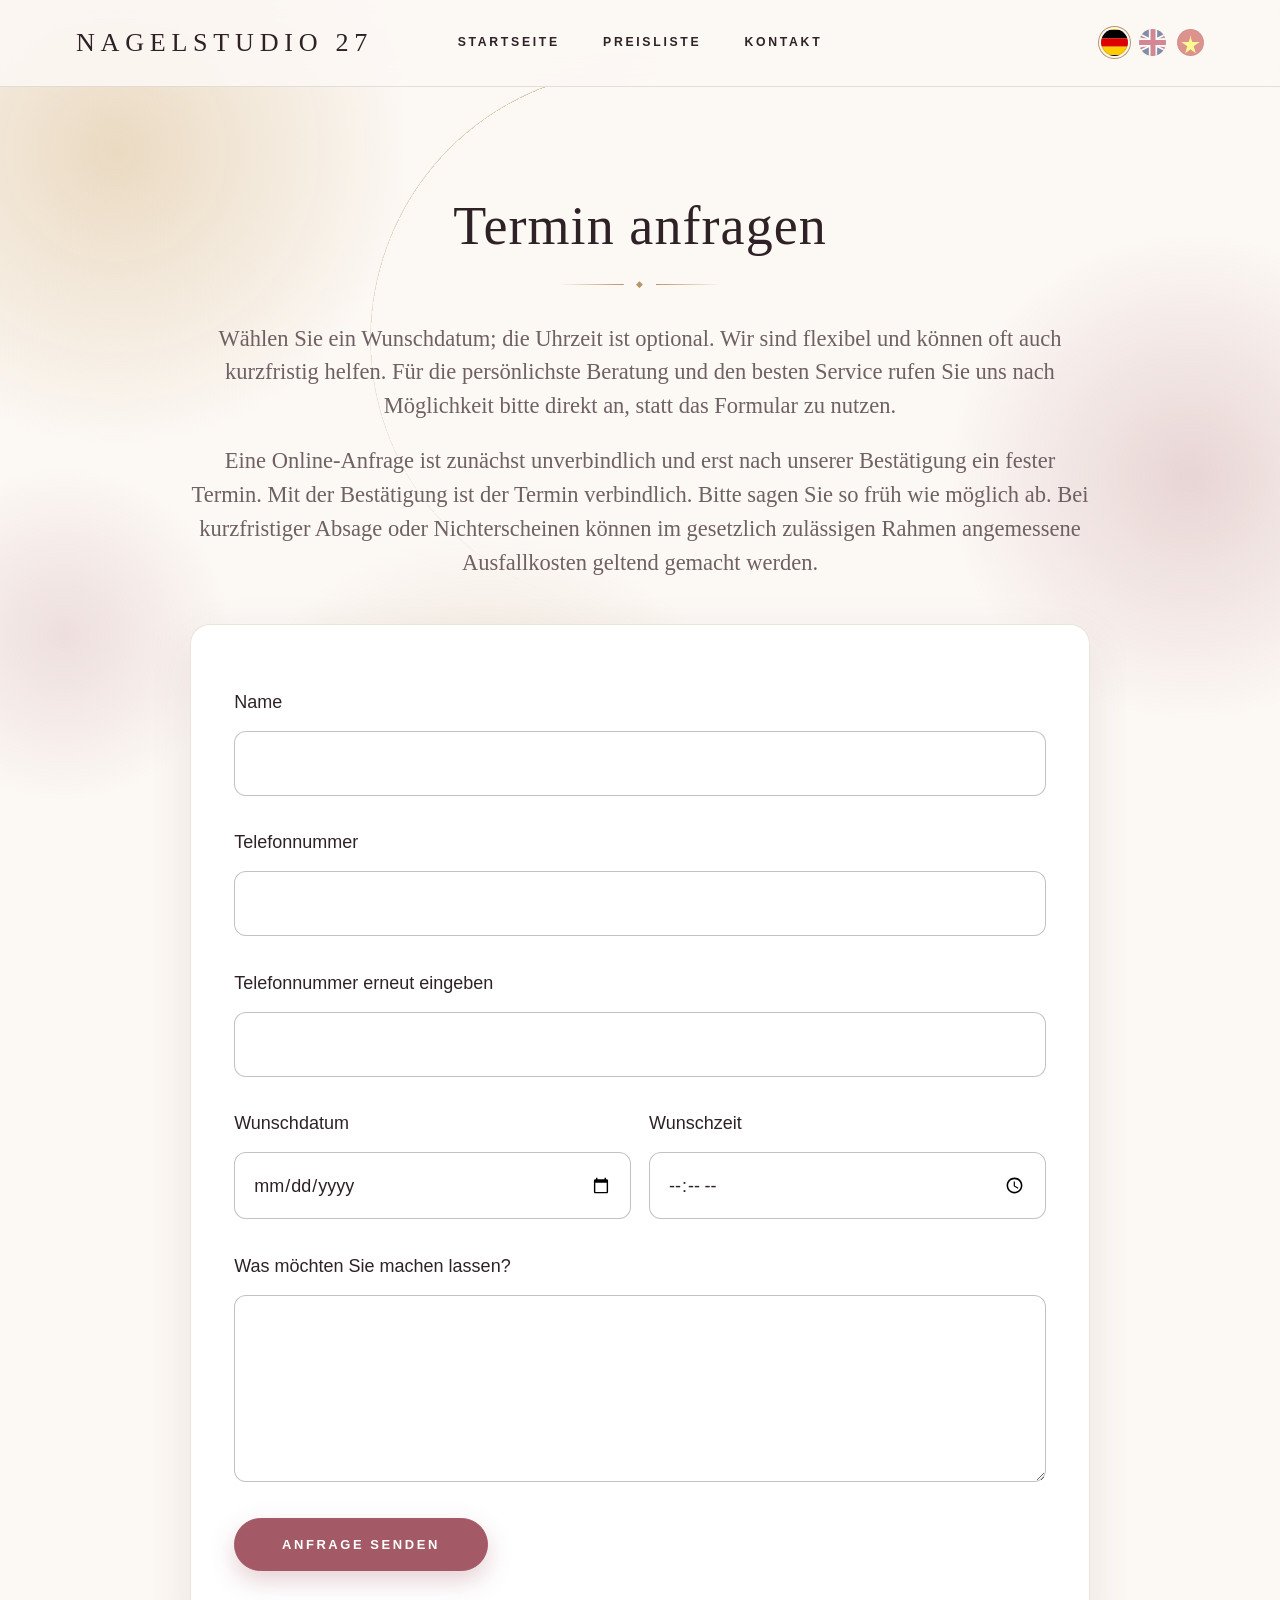
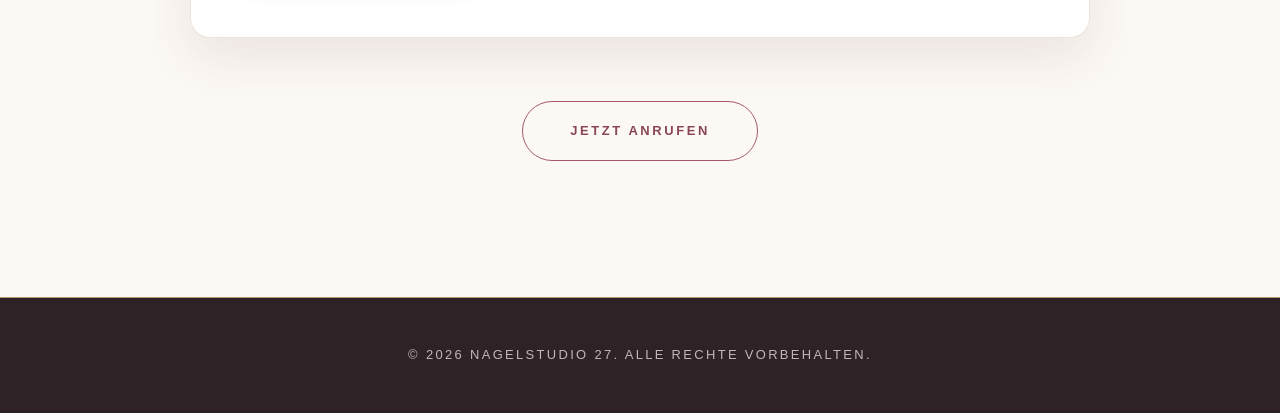
<file: src/pages/booking.html>
<!DOCTYPE html>
<html lang="de">
  <head>
    <meta charset="utf-8" />
    <meta name="viewport" content="width=device-width, initial-scale=1" />
    <title>Nagelstudio 27 – Termin</title>
    <link rel="stylesheet" href="../styles/main.css" />
    <script type="module" src="../scripts/booking.js"></script>
  </head>
  <body data-page="booking" data-root="../../">
    <header id="site-header"></header>
    <main class="page page-booking">
        <h1 class="page-title" data-i18n="booking.title"></h1>
        <p class="hint" data-i18n="booking.intro"></p>
        <p class="hint" data-i18n="booking.terms"></p>

        <form id="booking-form" class="form">
          <label for="name" data-i18n="booking.name"></label>
          <input id="name" name="name" type="text" autocomplete="name" required />

          <label for="phone" data-i18n="booking.phone"></label>
          <input id="phone" name="phone" type="tel" autocomplete="tel" required />

          <label for="phone-confirmation" data-i18n="booking.phoneConfirm"></label>
          <input id="phone-confirmation" name="phoneConfirmation" type="tel" autocomplete="tel" required />

          <div class="booking-datetime">
            <div class="booking-field">
              <label for="appointment-date" data-i18n="booking.date"></label>
              <input id="appointment-date" name="appointmentDate" type="date" required />
            </div>
            <div class="booking-field">
              <label for="appointment-time" data-i18n="booking.time"></label>
              <input id="appointment-time" name="appointmentTime" type="time" lang="de" />
            </div>
          </div>

          <label for="request" data-i18n="booking.request"></label>
          <textarea id="request" name="request" rows="5" required></textarea>

          <div class="booking-honeypot" aria-hidden="true">
            <label for="website">Website</label>
            <input id="website" name="website" type="text" tabindex="-1" autocomplete="off" />
          </div>

          <button class="btn" type="submit" data-i18n="booking.submit"></button>
          <p id="booking-status" role="status"></p>
        </form>

        <p class="page-cta">
          <a class="btn btn-outline" data-shop-call href="#" data-i18n="action.call"></a>
        </p>
    </main>
    <footer id="site-footer"></footer>
  </body>
</html>
</file>
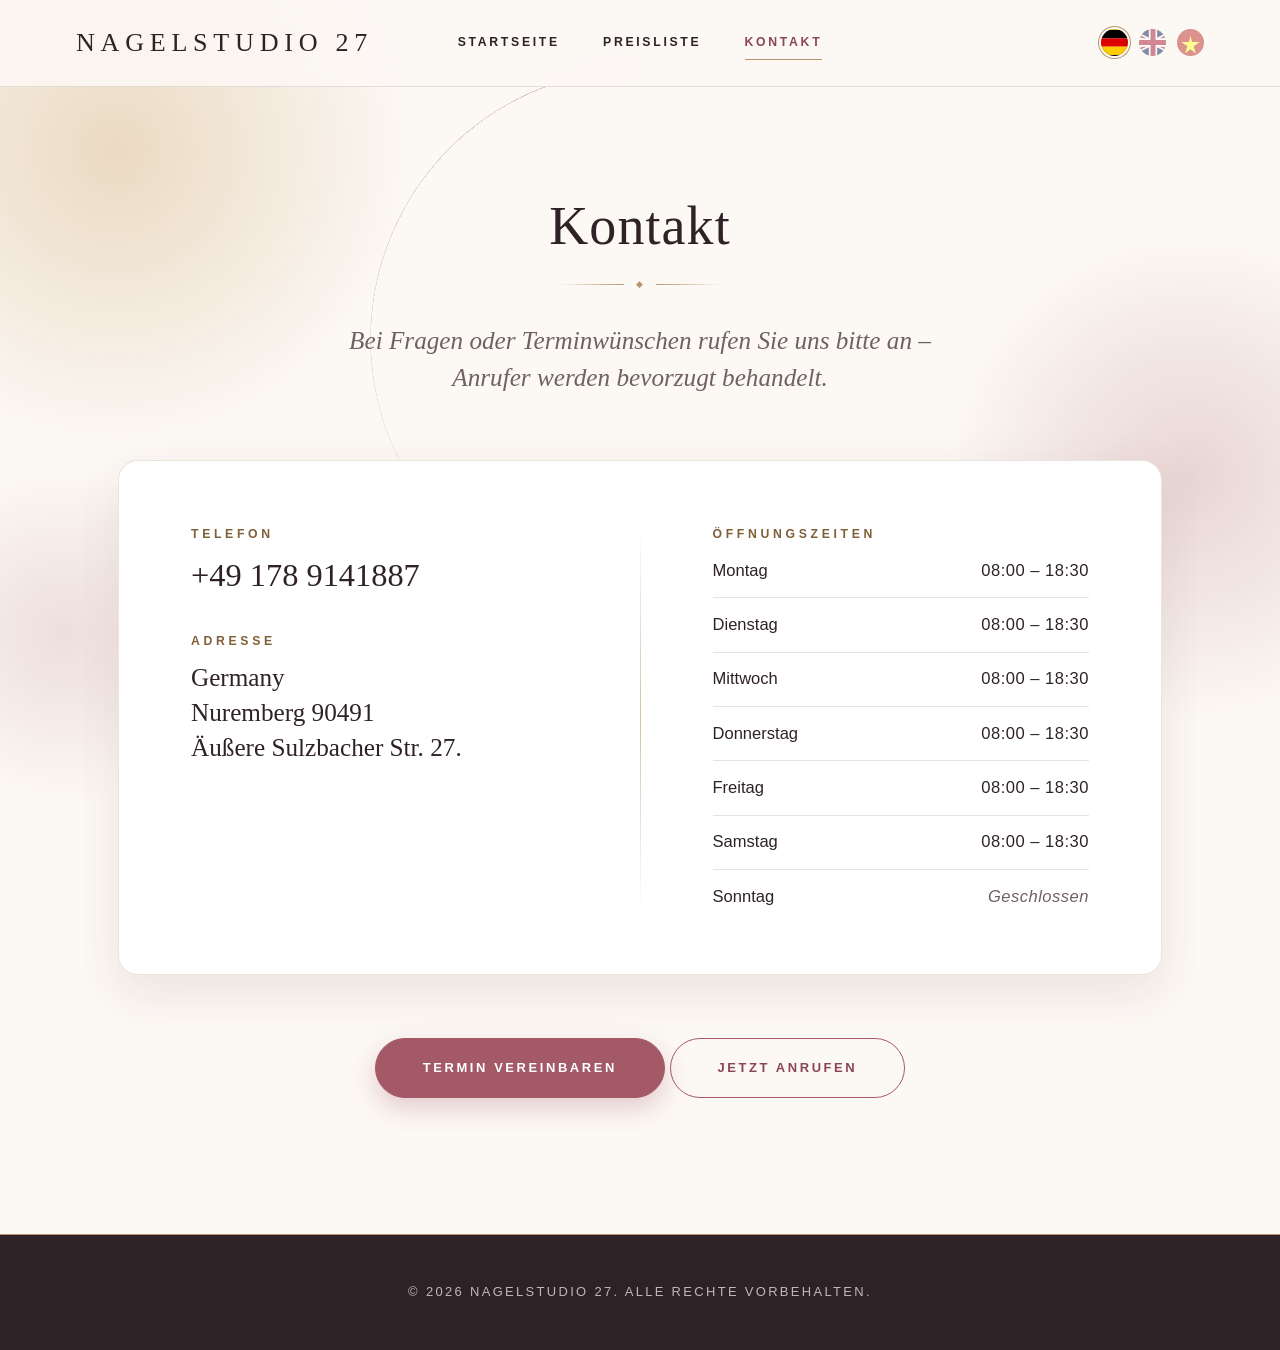
<file: src/pages/contact.html>
<!doctype html>
<html lang="de">
  <head>
    <meta charset="utf-8">
    <meta name="viewport" content="width=device-width, initial-scale=1">
    <title>Nagelstudio 27</title>
    <link rel="stylesheet" href="../styles/main.css">
    <script type="module" src="../scripts/contact.js"></script>
  </head>
  <body data-page="contact" data-root="../../">
    <header id="site-header"></header>
    <main class="page">
      <h1 class="page-title" data-i18n="nav.contact"></h1>
      <p class="page-intro" data-i18n="contact.callHint"></p>
      <div class="contact-block" id="contact-block"></div>
      <p class="page-cta">
        <a class="btn" href="booking.html" data-i18n="action.book"></a>
        <a class="btn btn-outline" data-shop-call href="#" data-i18n="action.call"></a>
      </p>
    </main>
    <footer id="site-footer"></footer>
  </body>
</html>
</file>
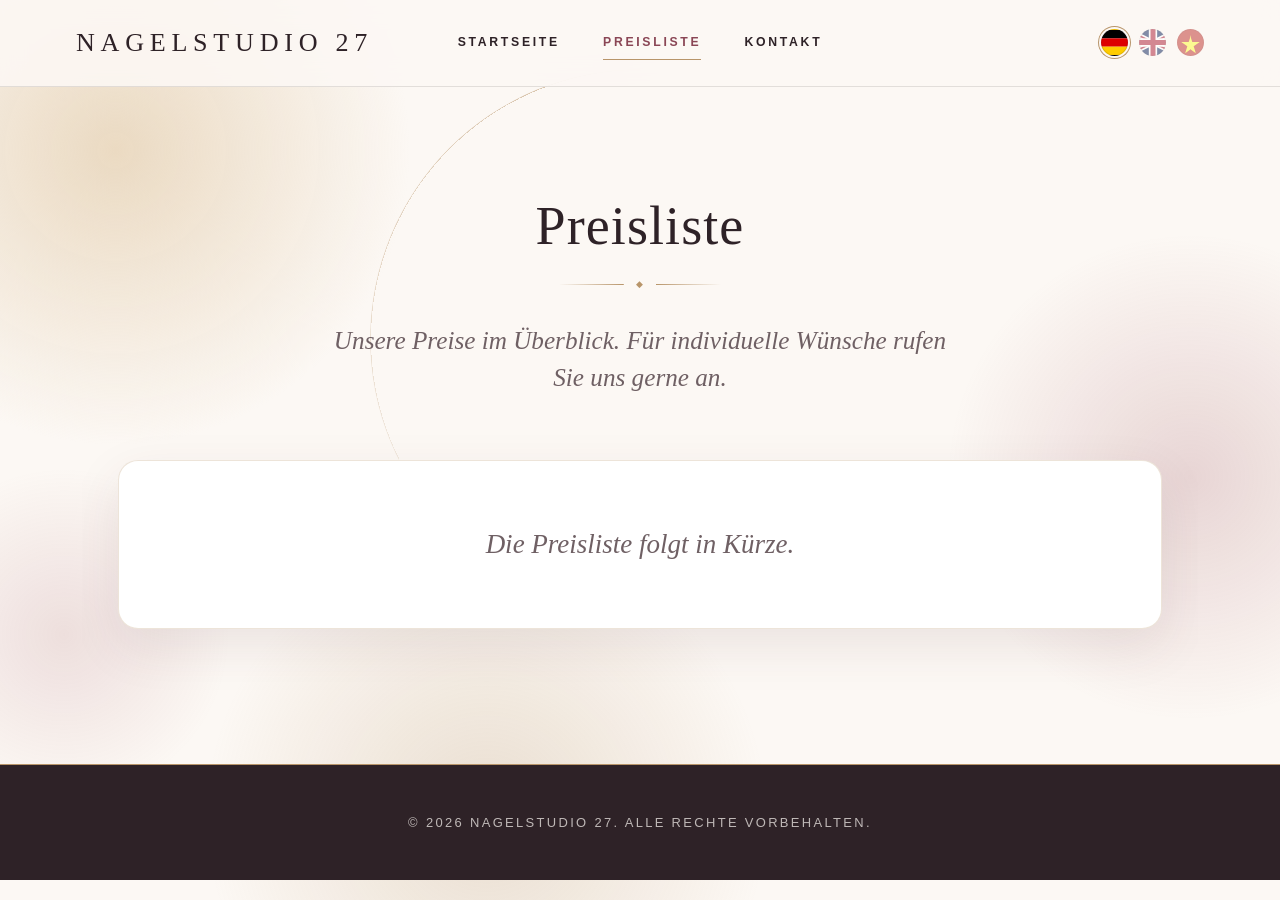
<file: src/pages/prices.html>
<!doctype html>
<html lang="de">
  <head>
    <meta charset="utf-8">
    <meta name="viewport" content="width=device-width, initial-scale=1">
    <title>Nagelstudio 27</title>
    <link rel="stylesheet" href="../styles/main.css">
    <script type="module" src="../scripts/prices.js"></script>
  </head>
  <body data-page="prices" data-root="../../">
    <header id="site-header"></header>
    <main class="page">
      <h1 class="page-title" data-i18n="nav.prices"></h1>
      <p class="page-intro" data-i18n="prices.intro"></p>
      <div id="price-list"></div>
    </main>
    <footer id="site-footer"></footer>
  </body>
</html>
</file>
<file: src/styles/main.css>
/* Nagelstudio 27 – nail studio website */
:root {
  --blush: #f4e8e3;
  --cream: #fcf8f4;
  --rose: #a35a66;
  --rose-dark: #8a4655;
  --gold: #b8956a;
  --gold-light: #e6d2b5;
  --gold-text: #7f6038;
  /* Aliases for the booking form and admin styles below. */
  --ink: var(--plum);
  --gold-dark: var(--gold-text);
  --forest: #2e443a;
  --plum: #2e2227;
  --muted: #6f6064;
  --line: rgba(46, 34, 39, 0.12);
  --serif: "Cormorant Garamond", "Playfair Display", "Iowan Old Style", "Palatino Linotype", Palatino, "Book Antiqua", Georgia, serif;
  --sans: "Helvetica Neue", "Segoe UI", Roboto, "Noto Sans", "Liberation Sans", Arial, sans-serif;
  --shadow: 0 18px 50px rgba(90, 50, 62, 0.1);
}

:root {
  --blush-soft: var(--blush);
}

@supports (background: color-mix(in srgb, red 50%, transparent)) {
  :root {
    --blush-soft: color-mix(in srgb, var(--blush) 78%, transparent);
  }
}

html {
  font-size: 100%;
}

/* Phones: scale the whole rem-based layout down so it keeps the laptop proportions. */
@media (max-width: 700px) {
  html {
    font-size: 81.25%;
  }
}

@media (max-width: 400px) {
  html {
    font-size: 75%;
  }
}

@media (min-width: 1280px) {
  html {
    font-size: 112.5%;
  }
}

@media (min-width: 1680px) {
  html {
    font-size: 125%;
  }
}

* {
  box-sizing: border-box;
}

body {
  margin: 0;
  font-family: var(--sans);
  color: var(--plum);
  background: var(--cream);
  line-height: 1.7;
  -webkit-font-smoothing: antialiased;
}

h1,
h2,
h3 {
  font-weight: 500;
}

:focus-visible {
  outline: 2px solid var(--rose-dark);
  outline-offset: 3px;
  border-radius: 4px;
}

[hidden] {
  display: none !important;
}

/* ---------- Entrance animation ---------- */
@keyframes fadeUp {
  from {
    opacity: 0;
    transform: translateY(1.2rem);
  }
  to {
    opacity: 1;
    transform: none;
  }
}

/* ---------- Header ---------- */
.site-header {
  position: sticky;
  top: 0;
  z-index: 50;
  background: rgba(252, 248, 244, 0.88);
  backdrop-filter: blur(12px);
  -webkit-backdrop-filter: blur(12px);
  border-bottom: 1px solid var(--line);
}

.header-inner {
  max-width: 1200px;
  margin: 0 auto;
  padding: 1.15rem 2rem;
  display: grid;
  grid-template-columns: 1fr auto 1fr;
  align-items: center;
  gap: 1.5rem;
}

.brand {
  justify-self: start;
  font-family: var(--serif);
  font-size: 1.45rem;
  letter-spacing: 0.22em;
  text-transform: uppercase;
  color: var(--plum);
  text-decoration: none;
  white-space: nowrap;
}

.nav {
  display: flex;
  gap: 2.4rem;
}

.nav-link {
  text-transform: uppercase;
  letter-spacing: 0.22em;
  font-size: 0.68rem;
  font-weight: 600;
  color: var(--plum);
  text-decoration: none;
  padding: 0.35rem 0;
  position: relative;
}

.nav-link::after {
  content: "";
  position: absolute;
  left: 50%;
  right: 50%;
  bottom: 0;
  height: 1px;
  background: var(--gold);
  transition: left 0.3s ease, right 0.3s ease;
}

.nav-link:hover::after,
.nav-link[aria-current="page"]::after {
  left: 0;
  right: 0;
}

.nav-link[aria-current="page"] {
  color: var(--rose-dark);
}

.lang-switch {
  justify-self: end;
  display: flex;
  gap: 0.6rem;
}

.flag {
  width: 1.5rem;
  height: 1.5rem;
  padding: 0;
  border: 1px solid var(--line);
  border-radius: 50%;
  background-size: cover;
  background-position: center;
  cursor: pointer;
  opacity: 0.5;
  filter: saturate(0.8);
  transition: opacity 0.25s ease, box-shadow 0.25s ease, transform 0.25s ease;
}

.flag:hover {
  opacity: 0.9;
  transform: translateY(-1px);
}

.flag.active {
  opacity: 1;
  filter: none;
  box-shadow: 0 0 0 2px var(--cream), 0 0 0 3px var(--gold);
}

.flag-de {
  background-image: url("data:image/svg+xml,%3Csvg xmlns='http://www.w3.org/2000/svg' viewBox='0 0 5 3' preserveAspectRatio='none'%3E%3Crect width='5' height='1' fill='%23000'/%3E%3Crect y='1' width='5' height='1' fill='%23d00'/%3E%3Crect y='2' width='5' height='1' fill='%23fc0'/%3E%3C/svg%3E");
}

.flag-en {
  background-image: url("data:image/svg+xml,%3Csvg xmlns='http://www.w3.org/2000/svg' viewBox='0 0 60 30' preserveAspectRatio='xMidYMid slice'%3E%3Crect width='60' height='30' fill='%23012169'/%3E%3Cpath d='M0 0L60 30M60 0L0 30' stroke='%23fff' stroke-width='6'/%3E%3Cpath d='M0 0L60 30M60 0L0 30' stroke='%23C8102E' stroke-width='2'/%3E%3Cpath d='M30 0V30M0 15H60' stroke='%23fff' stroke-width='10'/%3E%3Cpath d='M30 0V30M0 15H60' stroke='%23C8102E' stroke-width='6'/%3E%3C/svg%3E");
}

.flag-vi {
  background-image: url("data:image/svg+xml,%3Csvg xmlns='http://www.w3.org/2000/svg' viewBox='0 0 30 20' preserveAspectRatio='xMidYMid slice'%3E%3Crect width='30' height='20' fill='%23da251d'/%3E%3Cpolygon points='15,4 16.8,9.6 22.7,9.6 17.9,13 19.6,18.6 15,15.2 10.4,18.6 12.1,13 7.3,9.6 13.2,9.6' fill='%23ff0'/%3E%3C/svg%3E");
}

/* ---------- Buttons ---------- */
.btn {
  display: inline-block;
  padding: 1rem 2.6rem;
  border-radius: 999px;
  background: var(--rose);
  color: #fff;
  text-transform: uppercase;
  letter-spacing: 0.2em;
  font-size: 0.72rem;
  font-weight: 600;
  text-decoration: none;
  border: 1px solid var(--rose);
  box-shadow: 0 10px 24px rgba(163, 90, 102, 0.28);
  transition: transform 0.25s ease, box-shadow 0.25s ease, background 0.25s ease;
}

.btn:hover {
  transform: translateY(-2px);
  background: var(--rose-dark);
  border-color: var(--rose-dark);
  box-shadow: 0 14px 28px rgba(138, 70, 85, 0.3);
}

.btn-outline {
  background: transparent;
  color: var(--rose-dark);
  box-shadow: none;
}

.btn-outline:hover {
  background: var(--rose-dark);
  color: #fff;
}

/* ---------- Sections ---------- */
.section {
  padding: 6.5rem 2rem;
}

.section-alt {
  background: var(--blush-soft);
}

.section-inner {
  max-width: 1100px;
  margin: 0 auto;
}

.section-title,
.page-title {
  font-family: var(--serif);
  font-weight: 500;
  font-size: 2.6rem;
  line-height: 1.15;
  letter-spacing: 0.02em;
  text-align: center;
  margin: 0 0 3.2rem;
}

.section-title::after,
.page-title::after {
  content: "\25C6";
  content: "\25C6" / "";
  display: block;
  width: 9rem;
  margin: 1.3rem auto 0;
  color: var(--gold);
  font-family: var(--sans);
  font-size: 0.5rem;
  line-height: 1;
  text-align: center;
  background:
    linear-gradient(90deg, transparent, var(--gold)) left 50% / 3.6rem 1px no-repeat,
    linear-gradient(270deg, transparent, var(--gold)) right 50% / 3.6rem 1px no-repeat;
}

.home .section-title {
  font-size: 3rem;
}

/* ---------- Hero ---------- */
.hero {
  position: relative;
  background:
    radial-gradient(42rem 28rem at 12% 15%, rgba(230, 210, 181, 0.55), transparent 65%),
    radial-gradient(36rem 28rem at 88% 90%, rgba(163, 90, 102, 0.14), transparent 65%),
    var(--blush-soft);
  border-bottom: 1px solid rgba(184, 149, 106, 0.35);
}

.hero-inner {
  max-width: 1200px;
  margin: 0 auto;
  padding: 7rem 2rem;
  display: flex;
  align-items: center;
  justify-content: space-between;
  gap: 4rem;
}

.hero-text {
  flex: 1;
  max-width: 34rem;
}

.hero-eyebrow {
  display: flex;
  align-items: center;
  gap: 1rem;
  text-transform: uppercase;
  letter-spacing: 0.4em;
  font-size: 0.7rem;
  font-weight: 600;
  color: var(--rose-dark);
  margin: 0;
}

.hero-eyebrow::before {
  content: "";
  width: 3rem;
  height: 1px;
  background: var(--gold);
}

.hero-name {
  font-family: var(--serif);
  font-weight: 500;
  font-size: clamp(3.2rem, 7vw, 5.2rem);
  line-height: 1.02;
  letter-spacing: 0.01em;
  margin: 1.4rem 0 1.4rem;
}

.hero-tagline {
  font-family: var(--serif);
  font-style: italic;
  color: var(--muted);
  font-size: 1.5rem;
  line-height: 1.45;
  max-width: 26rem;
  margin: 0;
}

.hero-actions {
  margin-top: 2.6rem;
  display: flex;
  gap: 1rem;
  flex-wrap: wrap;
}

/* Hero artwork: fan of five polished nails inside a gold arch */
.hero-art {
  position: relative;
  width: 24rem;
  height: 24rem;
  flex-shrink: 0;
  border: 1px solid rgba(184, 149, 106, 0.6);
  border-radius: 12rem 12rem 0 0;
  background: linear-gradient(180deg, rgba(255, 255, 255, 0.55), rgba(255, 255, 255, 0.1));
}

.hero-art::before {
  content: "";
  position: absolute;
  inset: 0.9rem 0.9rem 0.9rem;
  border: 1px solid rgba(184, 149, 106, 0.3);
  border-radius: 11.1rem 11.1rem 0 0;
}

.nail {
  position: absolute;
  bottom: 3.4rem;
  left: calc(50% - 1.8rem);
  width: 3.6rem;
  height: 10.4rem;
  border-radius: 50% 50% 18% 18% / 34% 34% 8% 8%;
  transform-origin: 50% 32rem;
  transform: rotate(var(--r, 0deg));
  box-shadow: inset 0 -0.5rem 0.8rem rgba(0, 0, 0, 0.08), 0 14px 26px rgba(90, 50, 62, 0.18);
  animation: nailIn 1s cubic-bezier(0.2, 0.8, 0.2, 1) var(--d, 0s) both,
    float 7s ease-in-out calc(var(--d, 0s) + 1.2s) infinite;
}

/* Gloss streak */
.nail::after {
  content: "";
  position: absolute;
  top: 10%;
  left: 20%;
  width: 18%;
  height: 46%;
  border-radius: 999px;
  background: linear-gradient(rgba(255, 255, 255, 0.85), rgba(255, 255, 255, 0));
  animation: gloss 6s ease-in-out calc(var(--d, 0s) * 2 + 1.5s) infinite;
}

/* Pale half-moon at the cuticle */
.nail::before {
  content: "";
  position: absolute;
  left: 0;
  right: 0;
  bottom: 0;
  height: 20%;
  border-radius: 0 0 18% 18% / 0 0 100% 100%;
  background: radial-gradient(ellipse 60% 100% at 50% 100%, rgba(255, 245, 240, 0.7) 0 70%, transparent 72%);
}

.nail-1 {
  --r: -17deg;
  --d: 0.4s;
  background: linear-gradient(160deg, #c27b88, #8a4655);
}

.nail-2 {
  --r: -8.5deg;
  background: linear-gradient(160deg, #f2cfb8, #dca184);
  --d: 0.55s;
}

.nail-3 {
  --r: 0deg;
  background: linear-gradient(160deg, #d58f9a, #a35a66);
  --d: 0.7s;
}

.nail-4 {
  --r: 8.5deg;
  background: linear-gradient(160deg, #c9a0ae, #9a6679);
  --d: 0.85s;
}

.nail-5 {
  --r: 17deg;
  background: linear-gradient(160deg, #ebd5b4, #b8956a);
  --d: 1s;
}

@keyframes float {
  0%,
  100% {
    translate: 0 0;
  }
  50% {
    translate: 0 -0.5rem;
  }
}

/* ---------- Announcement ---------- */
.announcement {
  text-align: center;
}

.announcement-label {
  text-transform: uppercase;
  letter-spacing: 0.35em;
  font-size: 0.7rem;
  font-weight: 600;
  color: var(--rose-dark);
  margin: 0;
}

.announcement-text {
  font-family: var(--serif);
  font-size: 1.8rem;
  line-height: 1.4;
  white-space: pre-line;
  max-width: 50rem;
  margin: 1.2rem auto 0;
}

/* ---------- Gallery ---------- */
.gallery {
  padding: 0;
}

.gallery-banner {
  position: relative;
  display: flex;
  align-items: center;
  justify-content: center;
  width: 100%;
  min-height: 16rem;
  border: 0;
  padding: 0;
  cursor: pointer;
  overflow: hidden;
  background:
    radial-gradient(30rem 14rem at 50% 0%, rgba(184, 149, 106, 0.22), transparent 70%),
    linear-gradient(135deg, #261a1f, #46303a 55%, #261a1f);
}

.gallery-banner::before {
  content: "";
  position: absolute;
  inset: 1.2rem;
  border: 1px solid rgba(230, 210, 181, 0.35);
  z-index: 1;
  pointer-events: none;
  transition: inset 0.4s ease, border-color 0.4s ease;
}

.gallery-banner:hover::before {
  inset: 0.8rem;
  border-color: rgba(230, 210, 181, 0.6);
}

.banner-bg {
  position: absolute;
  inset: 0;
  background-size: cover;
  background-position: center;
  transition: transform 0.6s ease;
}

.banner-bg::after {
  content: "";
  position: absolute;
  inset: 0;
  background: rgba(34, 21, 27, 0.55);
  transition: background 0.3s ease;
}

.gallery-banner:hover .banner-bg {
  transform: scale(1.04);
}

.gallery-banner:hover .banner-bg::after {
  background: rgba(34, 21, 27, 0.4);
}

.gallery-banner-title {
  position: relative;
  z-index: 2;
  display: inline-block;
  padding: 0.85rem 2.8rem;
  border: 1px solid var(--gold-light);
  border-radius: 999px;
  color: #fff;
  font-family: var(--serif);
  font-size: 1.5rem;
  letter-spacing: 0.3em;
  text-transform: uppercase;
  transition: background 0.3s ease, color 0.3s ease;
}

.gallery-banner:hover .gallery-banner-title {
  background: rgba(255, 255, 255, 0.12);
}

.gallery-overlay {
  position: fixed;
  inset: 0;
  background: rgba(30, 18, 22, 0.75);
  display: flex;
  align-items: center;
  justify-content: center;
  padding: 1.5rem;
  z-index: 60;
}

.overlay-card {
  background: #fff;
  border-radius: 20px;
  box-shadow: var(--shadow);
  max-width: 60rem;
  width: 100%;
  max-height: 85vh;
  overflow: auto;
  padding: 3rem 2.5rem 2.5rem;
  position: relative;
}

.overlay-close {
  position: absolute;
  top: 1rem;
  right: 1rem;
  width: 2.4rem;
  height: 2.4rem;
  border-radius: 50%;
  border: 1px solid var(--line);
  background: #fff;
  cursor: pointer;
  font-size: 1.2rem;
  line-height: 1;
  color: var(--plum);
  transition: background 0.2s ease;
}

.overlay-close:hover {
  background: var(--blush);
}

.overlay-grid {
  display: grid;
  grid-template-columns: repeat(auto-fill, minmax(10rem, 1fr));
  gap: 0.8rem;
}

.overlay-cell {
  aspect-ratio: 1;
  overflow: hidden;
  border-radius: 12px;
}

.overlay-cell img {
  width: 100%;
  height: 100%;
  object-fit: cover;
  display: block;
}

.overlay-empty {
  text-align: center;
  font-family: var(--serif);
  font-style: italic;
  font-size: 1.4rem;
  color: var(--muted);
  padding: 2rem 0;
  margin: 0;
}

/* ---------- Reviews ---------- */
.reviews {
  background: var(--blush-soft);
}

.slider {
  max-width: 46rem;
  margin: 0 auto;
  overflow: hidden;
}

.slider-track {
  display: flex;
  transition: transform 0.45s ease;
}

.slide {
  min-width: 100%;
  padding: 0.5rem 0.6rem 1.5rem;
}

.review-card {
  background: #fff;
  border: 1px solid rgba(184, 149, 106, 0.25);
  border-radius: 20px;
  box-shadow: var(--shadow);
  padding: 3rem;
  margin: 0;
  text-align: center;
}

.stars {
  color: var(--gold);
  display: flex;
  justify-content: center;
  gap: 0.3rem;
  margin-bottom: 1.4rem;
}

.stars svg {
  width: 1rem;
  height: 1rem;
}

.review-text {
  font-family: var(--serif);
  font-size: 1.4rem;
  line-height: 1.55;
  margin: 0 0 0.8rem;
  display: -webkit-box;
  -webkit-line-clamp: 5;
  -webkit-box-orient: vertical;
  overflow: hidden;
}

.review-text.expanded {
  display: block;
  overflow: visible;
}

.review-more {
  background: none;
  border: 0;
  padding: 0;
  color: var(--rose-dark);
  cursor: pointer;
  font-size: 0.72rem;
  font-weight: 600;
  letter-spacing: 0.18em;
  text-transform: uppercase;
  text-decoration: underline;
  text-underline-offset: 0.3em;
}

.review-name {
  color: var(--muted);
  margin-top: 1.2rem;
  font-size: 0.72rem;
  font-weight: 600;
  letter-spacing: 0.2em;
  text-transform: uppercase;
}

.slider-controls {
  display: flex;
  justify-content: center;
  gap: 1rem;
  margin-top: 0.5rem;
}

.slider-btn {
  width: 2.8rem;
  height: 2.8rem;
  border-radius: 50%;
  border: 1px solid var(--gold);
  background: transparent;
  color: var(--rose-dark);
  cursor: pointer;
  display: flex;
  align-items: center;
  justify-content: center;
  transition: background 0.25s ease, color 0.25s ease, transform 0.25s ease;
}

.slider-btn:hover {
  background: var(--rose-dark);
  color: #fff;
  transform: translateY(-2px);
}

.slider-btn svg {
  width: 1.1rem;
  height: 1.1rem;
}

/* ---------- About ---------- */
.about-inner {
  display: flex;
  gap: 5rem;
  align-items: flex-start;
}

.about .section-title {
  flex: 1;
  text-align: left;
  margin-bottom: 0;
}

.about .section-title::after {
  margin-left: 0;
}

.about-text {
  flex: 2;
  font-family: var(--serif);
  font-size: 1.55rem;
  line-height: 1.7;
  color: var(--plum);
  margin: 0;
  padding-left: 3rem;
  border-left: 1px solid rgba(184, 149, 106, 0.55);
}

/* ---------- Contact block ---------- */
.contact-card {
  background: #fff;
  border: 1px solid rgba(184, 149, 106, 0.25);
  border-radius: 20px;
  box-shadow: var(--shadow);
  padding: 3.5rem 4rem;
  display: flex;
  gap: 4rem;
}

.contact-details,
.contact-hours {
  flex: 1;
}

.contact-divider {
  width: 1px;
  background: linear-gradient(180deg, transparent, rgba(184, 149, 106, 0.6), transparent);
}

.contact-label {
  font-family: var(--sans);
  font-size: 0.68rem;
  font-weight: 600;
  text-transform: uppercase;
  letter-spacing: 0.3em;
  color: var(--gold-text);
  margin: 0 0 0.45rem;
}

.contact-row {
  margin-bottom: 1.8rem;
}

.contact-row:last-child {
  margin-bottom: 0;
}

.contact-value {
  font-family: var(--serif);
  font-size: 1.4rem;
  line-height: 1.4;
  color: var(--plum);
  text-decoration: none;
}

a.contact-value {
  transition: color 0.2s ease;
}

a.contact-value:hover {
  color: var(--rose-dark);
}

.contact-phone {
  font-size: 1.8rem;
}

.address-line {
  display: block;
}

.map-link {
  font-family: var(--sans);
  font-size: 0.7rem;
  font-weight: 600;
  letter-spacing: 0.2em;
  text-transform: uppercase;
  color: var(--rose-dark);
  border-bottom: 1px solid var(--gold);
  padding-bottom: 0.2rem;
}

.map-link::after {
  content: " \2192";
}

.contact-row:has(> .map-link) {
  margin-top: -0.9rem;
}

.social-links {
  display: flex;
  flex-wrap: wrap;
  gap: 0.6rem 1.4rem;
}

.social-link {
  display: inline-flex;
  align-items: center;
  gap: 0.6rem;
  color: var(--plum);
  text-decoration: none;
  font-size: 0.95rem;
  transition: color 0.2s ease;
}

.social-link svg {
  width: 1.2rem;
  height: 1.2rem;
  color: var(--rose-dark);
  flex-shrink: 0;
}

.social-link:hover {
  color: var(--rose-dark);
}

.hours-row {
  display: flex;
  justify-content: space-between;
  gap: 1rem;
  padding: 0.7rem 0;
  border-bottom: 1px solid var(--line);
  font-size: 0.92rem;
}

.hours-row:first-child {
  padding-top: 0.2rem;
}

.hours-row:last-child {
  border-bottom: 0;
  padding-bottom: 0;
}

.hours-time {
  font-variant-numeric: tabular-nums;
  letter-spacing: 0.03em;
}

.hours-time.closed {
  color: var(--muted);
  font-style: italic;
}

/* ---------- Pages (prices, contact) ---------- */
.page {
  max-width: 62rem;
  margin: 0 auto;
  padding: 6rem 2rem;
  min-height: 62vh;
}

.page-title {
  margin-bottom: 1.8rem;
  font-size: 3rem;
}

.page-intro {
  text-align: center;
  font-family: var(--serif);
  font-style: italic;
  font-size: 1.4rem;
  line-height: 1.5;
  color: var(--muted);
  max-width: 36rem;
  margin: 0 auto 3.5rem;
}

.page-cta {
  text-align: center;
  margin-top: 3.5rem;
}

.price-card {
  background: #fff;
  border: 1px solid rgba(184, 149, 106, 0.25);
  border-radius: 20px;
  box-shadow: var(--shadow);
  padding: 2.5rem 3rem;
  margin-bottom: 1.8rem;
}

.price-cat {
  font-family: var(--serif);
  font-size: 1.8rem;
  margin: 0 0 1.2rem;
}

.price-row {
  display: flex;
  align-items: baseline;
  gap: 0.8rem;
  padding: 0.55rem 0;
}

.price-dots {
  flex: 1;
  border-bottom: 1px dotted rgba(184, 149, 106, 0.6);
  transform: translateY(-0.25em);
}

.price-value {
  color: var(--rose-dark);
  font-weight: 600;
  font-variant-numeric: tabular-nums;
}

.prices-empty {
  background: #fff;
  border: 1px solid rgba(184, 149, 106, 0.25);
  border-radius: 20px;
  box-shadow: var(--shadow);
  padding: 3.5rem 2rem;
  text-align: center;
  font-family: var(--serif);
  font-style: italic;
  font-size: 1.5rem;
  line-height: 1.5;
  color: var(--muted);
}

/* ---------- Footer ---------- */
.site-footer {
  background: var(--plum);
  color: rgba(252, 248, 244, 0.7);
  text-align: center;
  padding: 2.6rem 1.5rem;
  font-size: 0.72rem;
  letter-spacing: 0.18em;
  text-transform: uppercase;
  border-top: 1px solid var(--gold);
}

.footer-text {
  margin: 0;
}

/* ---------- Responsive ---------- */
@media (max-width: 900px) {
  .header-inner {
    display: flex;
    flex-wrap: wrap;
    justify-content: space-between;
    row-gap: 0.7rem;
    padding: 0.9rem 1.5rem;
  }

  .brand {
    order: 1;
    font-size: 1.2rem;
    letter-spacing: 0.18em;
  }

  .lang-switch {
    order: 2;
  }

  .nav {
    order: 3;
    width: 100%;
    justify-content: center;
    gap: 1.8rem;
  }

  .contact-card {
    padding: 3rem;
    gap: 3rem;
  }

  .about-inner {
    gap: 3rem;
  }
}

@media (max-width: 800px) {
  .hero-inner {
    flex-direction: column-reverse;
    text-align: center;
    gap: 3rem;
    padding: 4.5rem 1.5rem;
  }

  .hero-text {
    max-width: none;
  }

  .hero-eyebrow {
    justify-content: center;
  }

  .hero-eyebrow::after {
    content: "";
    width: 3rem;
    height: 1px;
    background: var(--gold);
  }

  .hero-tagline {
    margin: 0 auto;
  }

  .hero-actions {
    justify-content: center;
  }

  .hero-art {
    transform: scale(0.72);
    transform-origin: 50% 100%;
    margin: -4rem 0 -0.5rem;
  }
}

@media (max-width: 700px) {
  .section {
    padding: 4rem 1.5rem;
  }

  .home .section-title,
  .page-title {
    font-size: 2.2rem;
  }

  .section-title {
    margin-bottom: 2.2rem;
  }

  .hero-name {
    font-size: 3rem;
  }

  .contact-card {
    flex-direction: column;
    padding: 2.2rem 1.8rem;
    gap: 2.2rem;
  }

  .contact-divider {
    width: 100%;
    height: 1px;
    background: linear-gradient(90deg, transparent, rgba(184, 149, 106, 0.6), transparent);
  }

  .contact-phone {
    font-size: 1.6rem;
  }

  .about-inner {
    flex-direction: column;
    gap: 1.8rem;
    text-align: center;
  }

  .about .section-title {
    text-align: center;
  }

  .about .section-title::after {
    margin-left: auto;
  }

  .about-text {
    padding-left: 0;
    border-left: 0;
    font-size: 1.35rem;
  }

  .gallery-banner {
    min-height: 13rem;
  }

  .gallery-banner-title {
    font-size: 1.2rem;
    padding: 0.7rem 2rem;
  }

  .overlay-card {
    padding: 3rem 1.2rem 1.5rem;
  }

  .review-card {
    padding: 2rem 1.5rem;
  }

  .price-card {
    padding: 2rem 1.5rem;
  }

  .page {
    padding: 4rem 1.5rem;
  }
}

/* ---------- Motion ---------- */
@keyframes nailIn {
  from {
    opacity: 0;
    bottom: -1.5rem;
  }
  to {
    opacity: 1;
    bottom: 3.4rem;
  }
}

@keyframes gloss {
  0%,
  100% {
    opacity: 0.55;
  }
  50% {
    opacity: 1;
  }
}

@keyframes twinkle {
  0%,
  100% {
    opacity: 0;
    scale: 0.2;
    rotate: 0deg;
  }
  50% {
    opacity: 1;
    scale: 1;
    rotate: 45deg;
  }
}

@keyframes glow {
  0%,
  100% {
    opacity: 0.45;
    scale: 0.9;
  }
  50% {
    opacity: 1;
    scale: 1.1;
  }
}

@keyframes lineGrow {
  from {
    transform: scaleX(0);
  }
  to {
    transform: scaleX(1);
  }
}

@keyframes ruleGrow {
  from {
    background-size: 0 1px, 0 1px;
  }
  to {
    background-size: 3.6rem 1px, 3.6rem 1px;
  }
}

@keyframes shine {
  from {
    left: -60%;
  }
  to {
    left: 140%;
  }
}

@keyframes shineIdle {
  0% {
    left: -60%;
  }
  22%,
  100% {
    left: 140%;
  }
}

@keyframes drift {
  from {
    scale: 1;
  }
  to {
    scale: 1.08;
  }
}

/* Hero intro: staggered reveal */
.hero-text > * {
  animation: fadeUp 0.9s cubic-bezier(0.2, 0.7, 0.2, 1) both;
}

.hero-text > :nth-child(2) {
  animation-delay: 0.12s;
}

.hero-text > :nth-child(3) {
  animation-delay: 0.26s;
}

.hero-text > :nth-child(4) {
  animation-delay: 0.4s;
}

.hero-eyebrow::before {
  transform-origin: left;
  animation: lineGrow 0.9s cubic-bezier(0.2, 0.7, 0.2, 1) 0.4s both;
}

/* Hero art: glow and sparkles */
.art-glow {
  position: absolute;
  left: 50%;
  top: 40%;
  width: 72%;
  height: 58%;
  translate: -50% -50%;
  background: radial-gradient(closest-side, rgba(230, 210, 181, 0.85), transparent);
  filter: blur(12px);
  animation: glow 6s ease-in-out infinite;
  pointer-events: none;
}

.sparkle {
  position: absolute;
  width: var(--s, 0.9rem);
  height: var(--s, 0.9rem);
  background: linear-gradient(135deg, #fff, var(--gold));
  clip-path: polygon(50% 0, 62% 38%, 100% 50%, 62% 62%, 50% 100%, 38% 62%, 0 50%, 38% 38%);
  opacity: 0;
  animation: twinkle 3.6s ease-in-out var(--t, 0s) infinite;
  pointer-events: none;
}

.sparkle-1 {
  top: 14%;
  left: 10%;
  --t: 1.4s;
}

.sparkle-2 {
  top: 6%;
  right: 24%;
  --s: 1.2rem;
  --t: 2.2s;
}

.sparkle-3 {
  top: 40%;
  right: -1.2rem;
  --s: 1.1rem;
  --t: 0.6s;
}

.sparkle-4 {
  top: 48%;
  left: -1rem;
  --s: 0.8rem;
  --t: 2.9s;
}

.sparkle-5 {
  top: 22%;
  left: 48%;
  --s: 0.7rem;
  --t: 1.9s;
}

.sparkle-6 {
  top: 28%;
  right: 8%;
  --s: 0.6rem;
  --t: 3.2s;
}

/* Button shine sweep */
.btn {
  position: relative;
  overflow: hidden;
}

.btn::after {
  content: "";
  position: absolute;
  top: 0;
  bottom: 0;
  left: -60%;
  width: 40%;
  background: linear-gradient(100deg, transparent, rgba(255, 255, 255, 0.5), transparent);
  transform: skewX(-20deg);
  pointer-events: none;
}

.btn:hover::after {
  animation: shine 0.9s ease;
}

.hero-actions .btn:not(.btn-outline):not(:hover)::after {
  animation: shineIdle 6s ease-in-out 2.5s infinite;
}

/* Gallery banner sheen and slow drift */
.gallery-banner::after {
  content: "";
  position: absolute;
  top: 0;
  bottom: 0;
  left: -40%;
  width: 30%;
  background: linear-gradient(100deg, transparent, rgba(230, 210, 181, 0.16), transparent);
  transform: skewX(-20deg);
  z-index: 1;
  pointer-events: none;
  animation: shineIdle 9s ease-in-out 1s infinite;
}

.banner-bg {
  animation: drift 26s ease-in-out infinite alternate;
}

/* Scroll reveal (class added by JS, so content is visible without it) */
.reveal {
  opacity: 0;
  transform: translateY(1.6rem);
  transition: opacity 0.9s ease, transform 0.9s cubic-bezier(0.2, 0.7, 0.2, 1);
}

.reveal.in {
  opacity: 1;
  transform: none;
}

.reveal.in .section-title::after,
.page-title.reveal.in::after {
  animation: ruleGrow 1.1s cubic-bezier(0.2, 0.7, 0.2, 1) 0.35s both;
}

.reveal.in .hours-row,
.reveal.in .contact-row {
  animation: fadeUp 0.7s cubic-bezier(0.2, 0.7, 0.2, 1) calc(0.25s + var(--n, 0) * 0.07s) both;
}

.contact-row:nth-child(2) {
  --n: 1;
}

.contact-row:nth-child(3) {
  --n: 2;
}

.contact-row:nth-child(4) {
  --n: 3;
}

.contact-row:nth-child(5) {
  --n: 4;
}

/* ---------- Ambient background (all pages) ---------- */
@keyframes orbDrift {
  from {
    transform: translate3d(0, 0, 0) scale(1);
  }
  to {
    transform: translate3d(var(--dx, 4vw), var(--dy, 3vh), 0) scale(1.15);
  }
}

@keyframes dustRise {
  0% {
    transform: translate3d(0, 0, 0) rotate(0deg);
    opacity: 0;
  }
  10% {
    opacity: 1;
  }
  50% {
    transform: translate3d(var(--sway, 2rem), -55vh, 0) rotate(90deg);
  }
  90% {
    opacity: 0.7;
  }
  100% {
    transform: translate3d(calc(var(--sway, 2rem) * -1), -115vh, 0) rotate(180deg);
    opacity: 0;
  }
}

@keyframes spin {
  to {
    transform: rotate(360deg);
  }
}

.ambient {
  position: fixed;
  inset: 0;
  z-index: -1;
  overflow: hidden;
  pointer-events: none;
}

.orb {
  position: absolute;
  width: var(--w);
  aspect-ratio: 1;
  border-radius: 50%;
  background: radial-gradient(closest-side, var(--c), transparent);
  translate: 0 calc(var(--sy, 0) * var(--k, 0) * 1px);
  animation: orbDrift var(--dur, 28s) ease-in-out var(--dl, 0s) infinite alternate;
}

.orb-1 {
  --w: 46vw;
  --c: color-mix(in srgb, var(--gold-light) 80%, transparent);
  --dx: 7vw;
  --dy: 6vh;
  --k: -0.05;
  --dur: 30s;
  left: -14vw;
  top: -16vh;
}

.orb-2 {
  --w: 38vw;
  --c: color-mix(in srgb, var(--rose) 22%, transparent);
  --dx: -6vw;
  --dy: 8vh;
  --k: 0.06;
  --dur: 36s;
  --dl: -8s;
  right: -12vw;
  top: 26vh;
}

.orb-3 {
  --w: 44vw;
  --c: color-mix(in srgb, var(--gold) 26%, transparent);
  --dx: 5vw;
  --dy: -7vh;
  --k: -0.08;
  --dur: 34s;
  --dl: -14s;
  left: 16vw;
  bottom: -22vh;
}

.orb-4 {
  --w: 26vw;
  --c: color-mix(in srgb, var(--rose) 16%, transparent);
  --dx: 6vw;
  --dy: -5vh;
  --k: 0.04;
  --dur: 26s;
  --dl: -4s;
  left: -8vw;
  top: 52vh;
}

.dust {
  position: absolute;
  left: var(--x);
  bottom: -1rem;
  width: var(--s);
  height: var(--s);
  border-radius: 50%;
  background: radial-gradient(circle, var(--gold-light), var(--gold) 62%, transparent 74%);
  filter: drop-shadow(0 0 4px color-mix(in srgb, var(--gold) 70%, transparent));
  opacity: 0;
  animation: dustRise var(--dur) linear var(--dl) infinite;
}

.dust.star {
  border-radius: 0;
  background: linear-gradient(135deg, #fff, var(--gold));
  clip-path: polygon(50% 0, 62% 38%, 100% 50%, 62% 62%, 50% 100%, 38% 62%, 0 50%, 38% 38%);
}

@media (max-width: 700px) {
  .dust:nth-child(n + 13) {
    display: none;
  }
}

/* Slow comet rings behind About, Contact and page titles */
.about,
.section-alt,
.page {
  position: relative;
  isolation: isolate;
}

.about,
.section-alt {
  overflow: hidden;
}

.page {
  overflow-x: clip;
}

.about::before,
.section-alt::after,
.page::before {
  content: "";
  position: absolute;
  z-index: -1;
  width: min(30rem, 90vw);
  aspect-ratio: 1;
  border-radius: 50%;
  background: conic-gradient(from 0deg, transparent 0 55%, color-mix(in srgb, var(--gold) 60%, transparent));
  -webkit-mask: radial-gradient(farthest-side, transparent calc(100% - 1px), #000 calc(100% - 1px));
  mask: radial-gradient(farthest-side, transparent calc(100% - 1px), #000 calc(100% - 1px));
  animation: spin 48s linear infinite;
  pointer-events: none;
}

.about::before {
  left: -20rem;
  top: 50%;
  margin-top: -15rem;
}

.section-alt::after {
  right: -20rem;
  top: 50%;
  margin-top: -15rem;
  animation-direction: reverse;
}

.page::before {
  left: 50%;
  top: -1rem;
  margin-left: calc(min(30rem, 90vw) / -2);
}

/* ---------- Reduced motion ---------- */
@media (prefers-reduced-motion: reduce) {
  *,
  *::before,
  *::after {
    animation-duration: 0.01ms !important;
    animation-iteration-count: 1 !important;
    transition-duration: 0.01ms !important;
  }

  .reveal {
    opacity: 1;
    transform: none;
  }

  .ambient .dust {
    display: none;
  }
}

/* ---------- Booking form and admin base ---------- */
/* Booking form */
.form {
  display: grid;
  gap: 0.75rem;
}

.form input,
.form textarea {
  padding: 0.9rem 1rem;
  border: 1px solid #bdb3a9;
  border-radius: 2px;
  background: #fff;
  color: var(--ink);
  font: inherit;
}

.form input[type="date"],
.form input[type="time"] {
  width: 100%;
}

.booking-datetime {
  display: grid;
  grid-template-columns: repeat(2, minmax(0, 1fr));
  gap: 1rem;
}

.booking-field {
  display: grid;
  min-width: 0;
  gap: 0.75rem;
}

.form label {
  margin-top: 1rem;
  font-size: 1rem;
  font-weight: 500;
}

.form textarea {
  resize: vertical;
}

.booking-honeypot {
  position: absolute;
  left: -10000px;
  width: 1px;
  height: 1px;
  overflow: hidden;
}

.form .button {
  justify-self: start;
  margin-top: 1.25rem;
}

/* Admin */
.admin-header {
  min-height: 5.5rem;
}

.admin-header nav {
  align-self: stretch;
  align-items: center;
}

.admin-tab {
  height: 100%;
  padding: 0.4rem 0.25rem;
  border: 0;
  border-bottom: 2px solid transparent;
  background: transparent;
  color: var(--muted);
  font: inherit;
  font-size: 1rem;
  cursor: pointer;
}

.admin-tab[aria-selected="true"] {
  border-bottom-color: var(--gold-dark);
  color: var(--ink);
}

.admin-main .section {
  max-width: 76rem;
}

.announcement-form {
  display: grid;
  max-width: 52rem;
  gap: 0.75rem;
}

.announcement-form > label:first-child {
  font-weight: 600;
}

.announcement-form textarea {
  width: 100%;
  min-height: 10rem;
  padding: 0.85rem;
  border: 1px solid var(--line);
  background: #fff;
  color: var(--ink);
  font: inherit;
  line-height: 1.5;
  resize: vertical;
}

.announcement-publish {
  display: flex;
  align-items: center;
  gap: 0.65rem;
}

.announcement-publish input {
  width: 1.1rem;
  height: 1.1rem;
  accent-color: var(--forest);
}

.announcement-actions {
  display: flex;
  flex-wrap: wrap;
  gap: 0.75rem;
}

#announcement-status {
  min-height: 1.75rem;
  margin: 0;
  color: var(--muted);
}

.admin-calendar-toolbar,
.admin-month-controls {
  display: flex;
  align-items: center;
  justify-content: space-between;
  gap: 1rem;
}

.admin-calendar-controls {
  display: flex;
  flex-wrap: wrap;
  align-items: center;
  justify-content: flex-end;
  gap: 0.75rem 1.5rem;
}

.admin-view-toggle {
  display: inline-flex;
  border: 1px solid var(--line);
}

.admin-view-toggle button {
  padding: 0.45rem 0.9rem;
  border: 0;
  background: #fff;
  color: var(--ink);
  font: inherit;
  font-size: 0.9rem;
  cursor: pointer;
}

.admin-view-toggle button + button {
  border-left: 1px solid var(--line);
}

.admin-view-toggle button[aria-pressed="true"] {
  background: var(--forest);
  color: #fff;
}

.admin-calendar-toolbar h1 {
  margin: 0;
  font-size: 3rem;
}

.admin-month-controls button {
  width: 2.75rem;
  height: 2.75rem;
  border: 1px solid var(--line);
  background: #fff;
  color: var(--ink);
  font: inherit;
  cursor: pointer;
}

.admin-month-controls strong {
  min-width: 11rem;
  text-align: center;
}

.calendar-grid {
  display: grid;
  grid-template-columns: repeat(7, minmax(0, 1fr));
  max-width: 56rem;
  border-top: 1px solid var(--line);
  border-left: 1px solid var(--line);
}

.calendar-weekday,
.calendar-day {
  min-width: 0;
  aspect-ratio: 1.65;
  border: 0;
  border-right: 1px solid var(--line);
  border-bottom: 1px solid var(--line);
}

.calendar-weekday {
  display: grid;
  place-items: center;
  background: var(--blush);
  color: var(--muted);
  font-size: 0.9rem;
}

.calendar-day {
  position: relative;
  background: #fff;
  color: var(--ink);
  font: inherit;
  cursor: pointer;
  transition: background-color 140ms ease, color 140ms ease;
}

.calendar-day:hover {
  background: var(--blush);
}

.calendar-day.has-bookings {
  background: #e4eee6;
  color: var(--forest);
  font-weight: 600;
}

.calendar-day.has-bookings::after {
  content: attr(data-count);
  position: absolute;
  right: 0.3rem;
  bottom: 0.2rem;
  display: grid;
  width: 1.3rem;
  height: 1.3rem;
  place-items: center;
  border-radius: 50%;
  background: var(--forest);
  color: white;
  font-size: 0.75rem;
}

.admin-selection {
  min-height: 1.75rem;
  color: var(--muted);
}

.week-calendar {
  display: grid;
  grid-template-columns: 3.5rem repeat(7, minmax(6.5rem, 1fr));
  max-width: 64rem;
  overflow-x: auto;
  border-top: 1px solid var(--line);
  border-left: 1px solid var(--line);
  font-size: 0.85rem;
  line-height: 1.35;
}

.week-calendar[hidden] {
  display: none;
}

.timetable-corner,
.timetable-day-heading,
.timetable-hour,
.timetable-cell,
.timetable-all-day-label,
.timetable-all-day-cell {
  border-right: 1px solid var(--line);
  border-bottom: 1px solid var(--line);
}

.timetable-corner,
.timetable-day-heading {
  background: var(--blush);
}

.timetable-day-heading {
  display: grid;
  justify-items: center;
  padding: 0.5rem 0.25rem;
}

.timetable-day-heading span {
  color: var(--muted);
}

.timetable-day-heading.today {
  background: var(--forest);
  color: #fff;
}

.timetable-day-heading.today span {
  color: #e1ded4;
}

.timetable-all-day-label {
  padding: 0.35rem 0.25rem;
  background: var(--blush);
  color: var(--muted);
  font-size: 0.75rem;
  text-align: right;
}

.timetable-all-day-cell {
  display: grid;
  align-content: start;
  gap: 0.25rem;
  min-height: 2.5rem;
  padding: 0.2rem;
  background: #fbf7ef;
}

.timetable-booking-all-day {
  border-left-color: var(--gold-dark);
  background: #f3ead9;
  color: var(--ink);
}

.timetable-hour {
  padding: 0.35rem 0.4rem;
  background: var(--cream);
  color: var(--muted);
  font-variant-numeric: tabular-nums;
  text-align: right;
}

.timetable-cell {
  display: grid;
  align-content: start;
  gap: 0.25rem;
  min-height: 3.25rem;
  padding: 0.25rem;
  background: #fff;
}

.timetable-cell.today {
  background: #fbf7ef;
}

.timetable-booking {
  display: grid;
  width: 100%;
  padding: 0.3rem 0.45rem;
  border: 0;
  border-left: 3px solid var(--forest);
  background: #e4eee6;
  color: var(--forest);
  font: inherit;
  text-align: left;
  overflow-wrap: anywhere;
  cursor: pointer;
  transition: background-color 140ms ease, transform 140ms ease;
}

.timetable-booking:hover {
  background: #d3e4d7;
  transform: translateY(-1px);
}

.booking-dialog {
  width: min(36rem, 94vw);
  max-height: 90vh;
  padding: 1.5rem;
  border: 0;
  background: var(--cream);
  color: var(--ink);
}

.booking-dialog::backdrop {
  background: rgba(30, 25, 20, 0.6);
}

.booking-dialog-header {
  display: flex;
  align-items: center;
  justify-content: space-between;
  gap: 1rem;
  margin-bottom: 1rem;
  padding-bottom: 0.75rem;
  border-bottom: 1px solid var(--line);
}

.booking-dialog-header h2 {
  margin: 0;
  font-size: 2rem;
}

.booking-dialog-close {
  width: 2.5rem;
  height: 2.5rem;
  border: 1px solid var(--gold);
  border-radius: 50%;
  background: transparent;
  color: var(--gold-dark);
  font-size: 1.5rem;
  line-height: 1;
  cursor: pointer;
  transition: background-color 140ms ease, color 140ms ease;
}

.booking-dialog-close:hover {
  background: var(--gold);
  color: #fff;
}

.booking-dialog .admin-booking-details {
  grid-template-columns: 1fr;
  gap: 0.9rem;
}

#delete-booking-form > label {
  display: block;
  margin: 0.75rem 0 0.35rem;
  font-size: 0.9rem;
}

#delete-confirmation {
  width: 100%;
  padding: 0.65rem 0.75rem;
  border: 1px solid var(--line);
  background: #fff;
  color: var(--ink);
  font: inherit;
}

.delete-dialog-actions {
  display: flex;
  flex-wrap: wrap;
  justify-content: flex-end;
  gap: 0.75rem;
  margin-top: 1rem;
}

.button-danger {
  border-color: #a43b35;
  background: #a43b35;
}

.button-danger:hover {
  border-color: #812c28;
  background: #812c28;
}

.button-danger:disabled {
  border-color: #b9a8a4;
  background: #b9a8a4;
  cursor: not-allowed;
}

.timetable-booking strong {
  font-variant-numeric: tabular-nums;
}

.admin-booking-list {
  max-width: 58rem;
}

.booking-folder-tabs {
  display: flex;
  width: fit-content;
  max-width: 100%;
  margin: 1.25rem 0;
  border-bottom: 1px solid var(--line);
}

.booking-folder-tabs button {
  display: flex;
  align-items: center;
  gap: 0.5rem;
  padding: 0.65rem 1rem;
  border: 0;
  border-bottom: 2px solid transparent;
  background: transparent;
  color: var(--muted);
  font: inherit;
  cursor: pointer;
}

.booking-folder-tabs button[aria-pressed="true"] {
  border-bottom-color: var(--gold-dark);
  color: var(--ink);
}

.booking-folder-tabs span {
  min-width: 1.5rem;
  padding: 0 0.25rem;
  background: var(--blush);
  color: var(--ink);
  font-size: 0.8rem;
  text-align: center;
}

.admin-booking {
  padding: 1rem 0;
  border-bottom: 1px solid var(--line);
}

.admin-booking-header,
.admin-booking-actions {
  display: flex;
  align-items: center;
  justify-content: space-between;
  gap: 0.75rem;
}

.admin-booking-actions {
  justify-content: flex-end;
}

.booking-action {
  display: grid;
  width: 2.4rem;
  height: 2.4rem;
  place-items: center;
  border: 1px solid currentColor;
  background: transparent;
  font: inherit;
  font-size: 1.4rem;
  line-height: 1;
  cursor: pointer;
  transition: background-color 140ms ease, color 140ms ease;
}

.booking-action-accept,
.booking-status-accepted {
  color: #286644;
}

.booking-action-accept:hover {
  background: #e4eee6;
}

.booking-action-delete {
  color: #a43b35;
}

.booking-action-delete:hover {
  background: #f6e6e3;
}

.booking-status-accepted {
  font-size: 0.9rem;
  font-weight: 600;
}

.admin-booking h2 {
  margin: 0 0 0.25rem;
  color: var(--ink);
  font-family: "DM Sans", "Avenir Next", sans-serif;
  font-size: 1.15rem;
  font-weight: 600;
}

.admin-booking-details {
  display: grid;
  grid-template-columns: repeat(2, minmax(0, 1fr));
  gap: 0.65rem 1.5rem;
  margin: 0;
  font-size: 0.95rem;
}

.admin-booking-details dt {
  color: var(--muted);
  font-size: 0.8rem;
  line-height: 1.4;
}

.admin-booking-details dd {
  margin: 0.1rem 0 0;
  overflow-wrap: anywhere;
}

.admin-booking-details a {
  color: var(--muted);
}

.admin-booking-request {
  grid-column: 1 / -1;
}

.admin-booking-request dd {
  white-space: pre-wrap;
}


/* ---------- Booking form (page uses the shared .page layout) ---------- */
.page-booking {
  max-width: 54rem;
}

.page-booking .hint {
  text-align: center;
  color: var(--muted);
  font-family: var(--serif);
  font-size: 1.25rem;
  line-height: 1.5;
  margin: 0 auto 1.2rem;
}

.page-booking .form {
  margin-top: 2.5rem;
  padding: 2.4rem;
  background: #fff;
  border: 1px solid rgba(184, 149, 106, 0.25);
  border-radius: 20px;
  box-shadow: var(--shadow);
}

.page-booking .form input,
.page-booking .form textarea {
  border-radius: 12px;
  border-color: rgba(46, 34, 39, 0.28);
}

.form .btn {
  justify-self: start;
  margin-top: 1.25rem;
  cursor: pointer;
  font-family: var(--sans);
}

#booking-status {
  margin: 0.5rem 0 0;
  color: var(--rose-dark);
}

#booking-status a {
  color: var(--rose-dark);
}

/* ---------- Admin (internal tool, not part of the public template) ---------- */
.admin-page h1,
.admin-page h2 {
  font-family: var(--serif);
  font-weight: normal;
  line-height: 1.08;
}

.admin-page h1 {
  font-size: 2.6rem;
}

.admin-page h2 {
  margin: 0 0 1.5rem;
  font-size: 2rem;
  color: var(--gold-text);
}

.admin-page .section {
  width: 100%;
  max-width: 80rem;
  padding: 3.5rem 2rem;
  margin: 0 auto;
}

.admin-page .header-inner {
  grid-template-columns: auto 1fr;
}

.admin-page .nav {
  justify-self: end;
  gap: 1.6rem;
}

.admin-page .brand {
  color: var(--plum);
}

.admin-page .hint {
  color: var(--muted);
}

.admin-page .actions {
  display: flex;
  flex-wrap: wrap;
  gap: 1.25rem;
  margin-top: 2rem;
}

.button {
  display: inline-block;
  padding: 0.9rem 2rem;
  border: 1px solid var(--rose);
  border-radius: 999px;
  background: var(--rose);
  color: #fff;
  font: inherit;
  text-decoration: none;
  cursor: pointer;
  transition: background-color 160ms ease, color 160ms ease, transform 160ms ease;
}

.button:hover {
  background: var(--rose-dark);
  transform: translateY(-1px);
}

.button-secondary {
  background: transparent;
  color: var(--rose-dark);
}

.button-secondary:hover {
  background: var(--blush);
}

.visually-hidden {
  position: absolute;
  width: 1px;
  height: 1px;
  overflow: hidden;
  clip: rect(0 0 0 0);
  white-space: nowrap;
}

@media (max-width: 600px) {
  .page-booking .form {
    padding: 1.4rem;
  }

  .admin-page .section {
    padding: 2.5rem 1.25rem;
  }

  .admin-calendar-toolbar {
    align-items: flex-start;
    flex-direction: column;
  }

  .admin-calendar-controls {
    width: 100%;
    justify-content: space-between;
    gap: 0.75rem;
  }

  .admin-month-controls {
    gap: 0.5rem;
  }

  .admin-month-controls strong {
    min-width: auto;
    font-size: 0.9rem;
  }

  .week-calendar {
    grid-template-columns: 2.15rem repeat(7, minmax(0, 1fr));
    overflow-x: hidden;
    font-size: 0.62rem;
  }

  .timetable-day-heading {
    padding: 0.35rem 0.05rem;
    font-size: 0.62rem;
  }

  .timetable-hour {
    padding: 0.25rem 0.1rem;
    font-size: 0.58rem;
  }

  .timetable-all-day-label {
    padding: 0.25rem 0.08rem;
    font-size: 0.5rem;
    overflow-wrap: anywhere;
  }

  .timetable-all-day-cell {
    min-width: 0;
    padding: 0.08rem;
  }

  .timetable-cell {
    min-width: 0;
    min-height: 2.8rem;
    padding: 0.1rem;
  }

  .timetable-booking {
    min-width: 0;
    padding: 0.12rem 0.08rem;
    border-left-width: 2px;
    font-size: 0.55rem;
    line-height: 1.2;
    overflow-wrap: anywhere;
  }
}

/* Very narrow phones: tighter nav spacing. */
@media (max-width: 400px) {
  .nav {
    gap: 1.1rem;
  }
}
</file>
